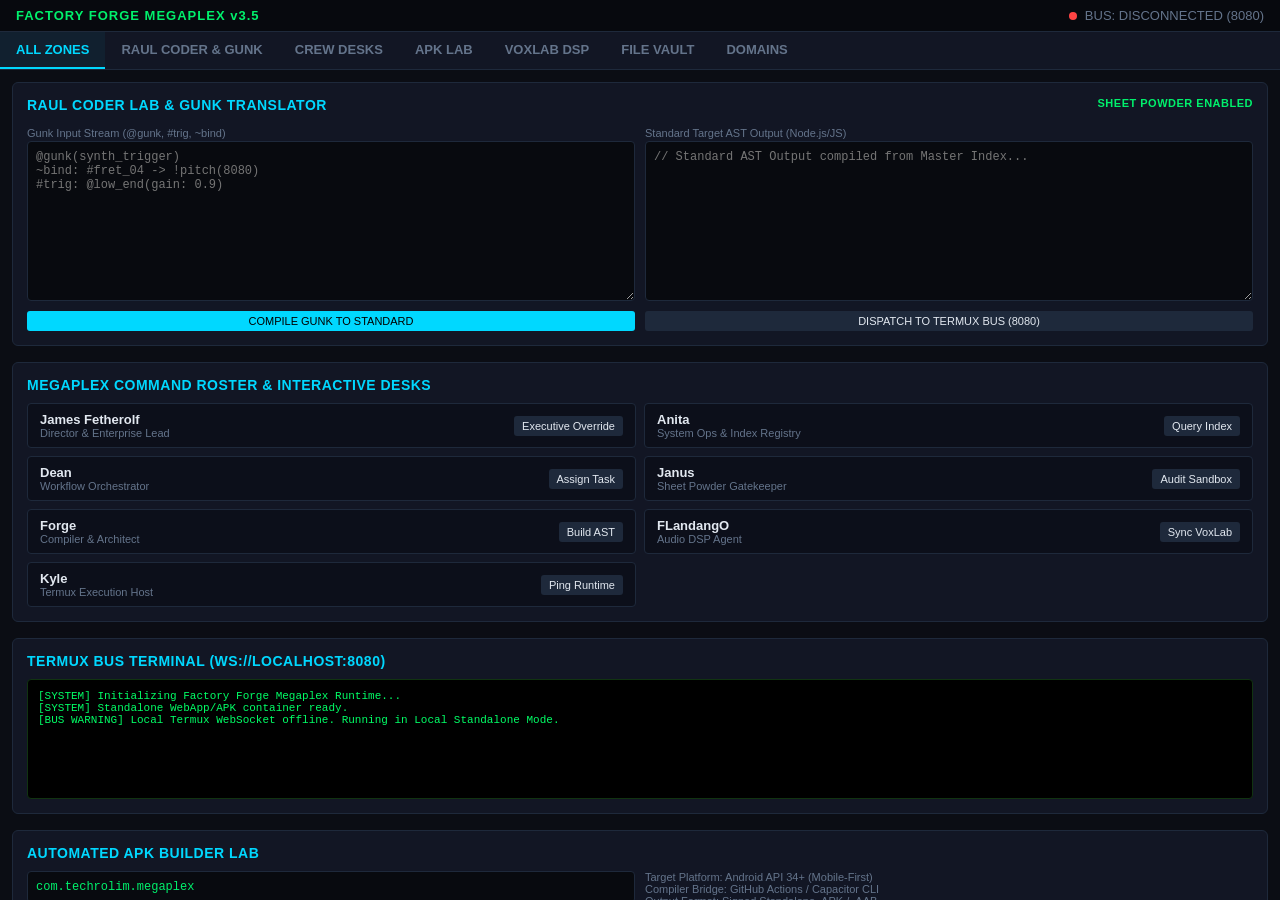
<file: index.html>
<!DOCTYPE html>
<html lang="en">
<head>
    <meta charset="UTF-8">
    <meta name="viewport" content="width=device-width, initial-scale=1.0, maximum-scale=1.0, user-scalable=no">
    <title>Factory Forge Megaplex - Master Studio</title>
    <!-- Web App Manifest for Standalone APK & PWA installation -->
    <link rel="manifest" href="[data-uri]">
    <style>
        :root {
            --bg-dark: #0b0d14;
            --panel-bg: #121624;
            --accent-cyan: #00f06c;
            --accent-blue: #00d8ff;
            --accent-pink: #ff007f;
            --accent-purple: #9d00ff;
            --text-main: #e2e8f0;
            --text-muted: #64748b;
            --border-color: #1e293b;
            --font-mono: 'Courier New', Courier, monospace;
        }

        * { box-sizing: border-box; margin: 0; padding: 0; }
        body {
            background-color: var(--bg-dark);
            color: var(--text-main);
            font-family: -apple-system, BlinkMacSystemFont, "Segoe UI", Roboto, sans-serif;
            height: 100vh;
            display: flex;
            flex-direction: column;
            overflow: hidden;
        }

        /* Top Bar Telemetry */
        header {
            background: #07090e;
            border-bottom: 1px solid var(--border-color);
            padding: 8px 16px;
            display: flex;
            justify-content: space-between;
            align-items: center;
            font-size: 13px;
        }
        .brand { font-weight: bold; color: var(--accent-cyan); letter-spacing: 1px; }
        .bus-status { display: flex; align-items: center; gap: 8px; }
        .status-dot { width: 8px; height: 8px; border-radius: 50%; background: #ff4444; }
        .status-dot.connected { background: var(--accent-cyan); box-shadow: 0 0 8px var(--accent-cyan); }

        /* Navigation Bar */
        nav {
            background: var(--panel-bg);
            border-bottom: 1px solid var(--border-color);
            display: flex;
            overflow-x: auto;
            white-space: nowrap;
        }
        nav button {
            background: none;
            border: none;
            color: var(--text-muted);
            padding: 10px 16px;
            font-size: 13px;
            font-weight: 600;
            cursor: pointer;
            border-bottom: 2px solid transparent;
        }
        nav button.active {
            color: var(--accent-blue);
            border-bottom-color: var(--accent-blue);
            background: rgba(0, 216, 255, 0.05);
        }

        /* Main Factory Floor Viewport */
        main {
            flex: 1;
            overflow-y: auto;
            padding: 12px;
            display: flex;
            flex-direction: column;
            gap: 16px;
        }

        /* Section Containers */
        .factory-zone {
            background: var(--panel-bg);
            border: 1px solid var(--border-color);
            border-radius: 6px;
            padding: 14px;
        }
        .zone-title {
            font-size: 14px;
            font-weight: bold;
            color: var(--accent-blue);
            text-transform: uppercase;
            letter-spacing: 0.5px;
            margin-bottom: 10px;
            display: flex;
            justify-content: space-between;
        }

        /* Grid Layout for Split Panels & Desks */
        .grid-2 { display: grid; grid-template-columns: 1fr 1fr; gap: 10px; }
        @media (max-width: 768px) { .grid-2 { grid-template-columns: 1fr; } }

        /* Code Editor & Dual Panels */
        textarea, select, input {
            width: 100%;
            background: #080a0f;
            border: 1px solid var(--border-color);
            color: var(--accent-cyan);
            font-family: var(--font-mono);
            font-size: 12px;
            padding: 8px;
            border-radius: 4px;
            outline: none;
        }
        textarea { height: 160px; resize: vertical; }

        /* Interactive Crew Desks */
        .crew-card {
            background: #0c0f1a;
            border: 1px solid var(--border-color);
            padding: 8px 12px;
            border-radius: 4px;
            display: flex;
            justify-content: space-between;
            align-items: center;
        }
        .crew-name { font-weight: bold; font-size: 13px; color: var(--text-main); }
        .crew-role { font-size: 11px; color: var(--text-muted); }
        .btn-sm {
            background: var(--border-color);
            color: var(--text-main);
            border: none;
            padding: 4px 8px;
            font-size: 11px;
            border-radius: 3px;
            cursor: pointer;
        }
        .btn-sm:hover { background: var(--accent-blue); color: #000; }

        /* Termux & CLI Output Window */
        .cli-window {
            background: #000;
            color: #00ff66;
            font-family: var(--font-mono);
            font-size: 11px;
            padding: 10px;
            border-radius: 4px;
            height: 120px;
            overflow-y: auto;
            border: 1px solid #113311;
        }

        /* File Room & Briefcase Vault */
        .vault-grid { display: grid; grid-template-columns: repeat(auto-fill, minmax(130px, 1fr)); gap: 8px; }
        .briefcase {
            background: #0e121e;
            border: 1px dashed var(--accent-purple);
            padding: 10px;
            border-radius: 4px;
            text-align: center;
            font-size: 12px;
        }
    </style>
</head>
<body>

    <!-- Header Telemetry & Bus Status -->
    <header>
        <div class="brand">FACTORY FORGE MEGAPLEX v3.5</div>
        <div class="bus-status">
            <div id="statusDot" class="status-dot"></div>
            <span id="busText" style="color: var(--text-muted);">BUS: DISCONNECTED (8080)</span>
        </div>
    </header>

    <!-- Navigation Hub -->
    <nav>
        <button class="active" onclick="scrollToZone('zones-all')">ALL ZONES</button>
        <button onclick="scrollToZone('editor-zone')">RAUL CODER & GUNK</button>
        <button onclick="scrollToZone('roster-zone')">CREW DESKS</button>
        <button onclick="scrollToZone('apk-zone')">APK LAB</button>
        <button onclick="scrollToZone('vox-zone')">VOXLAB DSP</button>
        <button onclick="scrollToZone('vault-zone')">FILE VAULT</button>
        <button onclick="scrollToZone('domain-zone')">DOMAINS</button>
    </nav>

    <!-- Main Factory Floor -->
    <main id="zones-all">

        <!-- Zone 1: Code Lab & Gunk Converter -->
        <section id="editor-zone" class="factory-zone">
            <div class="zone-title">
                <span>Raul Coder Lab & Gunk Translator</span>
                <span style="color: var(--accent-cyan); font-size: 11px;">Sheet Powder Enabled</span>
            </div>
            <div class="grid-2">
                <div>
                    <label style="font-size: 11px; color: var(--text-muted);">Gunk Input Stream (@gunk, #trig, ~bind)</label>
                    <textarea id="gunkInput" placeholder="@gunk(synth_trigger)&#10;~bind: #fret_04 -> !pitch(8080)&#10;#trig: @low_end(gain: 0.9)"></textarea>
                    <button class="btn-sm" style="margin-top: 6px; width: 100%; background: var(--accent-blue); color: #000;" onclick="compileGunkCode()">COMPILE GUNK TO STANDARD</button>
                </div>
                <div>
                    <label style="font-size: 11px; color: var(--text-muted);">Standard Target AST Output (Node.js/JS)</label>
                    <textarea id="standardOutput" readonly placeholder="// Standard AST Output compiled from Master Index..."></textarea>
                    <button class="btn-sm" style="margin-top: 6px; width: 100%;" onclick="dispatchToBus()">DISPATCH TO TERMUX BUS (8080)</button>
                </div>
            </div>
        </section>

        <!-- Zone 2: Megaplex Crew Roster & Interactive Desks -->
        <section id="roster-zone" class="factory-zone">
            <div class="zone-title">Megaplex Command Roster & Interactive Desks</div>
            <div class="grid-2" style="gap: 8px;">
                <div class="crew-card">
                    <div>
                        <div class="crew-name">James Fetherolf</div>
                        <div class="crew-role">Director & Enterprise Lead</div>
                    </div>
                    <button class="btn-sm" onclick="triggerAgent('James')">Executive Override</button>
                </div>
                <div class="crew-card">
                    <div>
                        <div class="crew-name">Anita</div>
                        <div class="crew-role">System Ops & Index Registry</div>
                    </div>
                    <button class="btn-sm" onclick="triggerAgent('Anita')">Query Index</button>
                </div>
                <div class="crew-card">
                    <div>
                        <div class="crew-name">Dean</div>
                        <div class="crew-role">Workflow Orchestrator</div>
                    </div>
                    <button class="btn-sm" onclick="triggerAgent('Dean')">Assign Task</button>
                </div>
                <div class="crew-card">
                    <div>
                        <div class="crew-name">Janus</div>
                        <div class="crew-role">Sheet Powder Gatekeeper</div>
                    </div>
                    <button class="btn-sm" onclick="triggerAgent('Janus')">Audit Sandbox</button>
                </div>
                <div class="crew-card">
                    <div>
                        <div class="crew-name">Forge</div>
                        <div class="crew-role">Compiler & Architect</div>
                    </div>
                    <button class="btn-sm" onclick="triggerAgent('Forge')">Build AST</button>
                </div>
                <div class="crew-card">
                    <div>
                        <div class="crew-name">FLandangO</div>
                        <div class="crew-role">Audio DSP Agent</div>
                    </div>
                    <button class="btn-sm" onclick="triggerAgent('FLandangO')">Sync VoxLab</button>
                </div>
                <div class="crew-card">
                    <div>
                        <div class="crew-name">Kyle</div>
                        <div class="crew-role">Termux Execution Host</div>
                    </div>
                    <button class="btn-sm" onclick="triggerAgent('Kyle')">Ping Runtime</button>
                </div>
            </div>
        </section>

        <!-- Zone 3: Termux WebSocket CLI Engine -->
        <section class="factory-zone">
            <div class="zone-title">Termux Bus Terminal (ws://localhost:8080)</div>
            <div id="cliOutput" class="cli-window">
                [SYSTEM] Initializing Factory Forge Megaplex Runtime...<br>
                [SYSTEM] Standalone WebApp/APK container ready.<br>
            </div>
        </section>

        <!-- Zone 4: APK Compilation Lab -->
        <section id="apk-zone" class="factory-zone">
            <div class="zone-title">Automated APK Builder Lab</div>
            <div class="grid-2">
                <div>
                    <input type="text" id="apkPackage" value="com.techrolim.megaplex" placeholder="Package Identifier">
                    <button class="btn-sm" style="margin-top: 6px; width: 100%; background: var(--accent-pink); color: #fff;" onclick="generateAPKBuildSpec()">GENERATE APK BUILD MANIFEST</button>
                </div>
                <div style="font-size: 11px; color: var(--text-muted);">
                    Target Platform: Android API 34+ (Mobile-First)<br>
                    Compiler Bridge: GitHub Actions / Capacitor CLI<br>
                    Output Format: Signed Standalone .APK / .AAB
                </div>
            </div>
        </section>

        <!-- Zone 5: VoxLab Audio Studio -->
        <section id="vox-zone" class="factory-zone">
            <div class="zone-title">VoxLab Audio Studio & Fret-Trig FX</div>
            <div class="grid-2">
                <button class="btn-sm" onclick="logCLI('[VoxLab] Low-Pass DSP Filter Applied: Cutoff 80Hz')">Set Low-End Bass Filter (41.2Hz)</button>
                <button class="btn-sm" onclick="logCLI('[VoxLab] TechroTone Pitch Modulation Engaged')">Engage TechroTone Modulation</button>
            </div>
        </section>

        <!-- Zone 6: File Room & Briefcase Vault -->
        <section id="vault-zone" class="factory-zone">
            <div class="zone-title">File Room & Storage Vault</div>
            <div class="vault-grid">
                <div class="briefcase">💼<br><strong>Core System</strong><br>master-index.json</div>
                <div class="briefcase">💼<br><strong>Termux Node</strong><br>mcp-agent-node.js</div>
                <div class="briefcase">💼<br><strong>Audio FX</strong><br>VoxLab Presets</div>
                <div class="briefcase">💼<br><strong>APK Specs</strong><br>build-manifest.json</div>
            </div>
        </section>

        <!-- Zone 7: Custom Domain Control Center -->
        <section id="domain-zone" class="factory-zone">
            <div class="zone-title">Domain Control & Subdomain Routing</div>
            <input type="text" id="domainInput" value="megaplex.techrolim.com" placeholder="Enter Primary Domain Name">
            <button class="btn-sm" style="margin-top: 6px; width: 100%;" onclick="bindDomain()">BIND DOMAIN & PERSIST CONFIG</button>
        </section>

    </main>

    <!-- Client-Side Operational Logic -->
    <script>
        // WebSocket Bus Manager
        let ws;
        function connectBus() {
            ws = new WebSocket('ws://localhost:8080');
            ws.onopen = () => {
                document.getElementById('statusDot').classList.add('connected');
                document.getElementById('busText').textContent = 'BUS: CONNECTED (8080)';
                logCLI('[BUS] Connected to Termux WebSocket server at ws://localhost:8080');
            };
            ws.onclose = () => {
                document.getElementById('statusDot').classList.remove('connected');
                document.getElementById('busText').textContent = 'BUS: DISCONNECTED (8080)';
                setTimeout(connectBus, 5000);
            };
            ws.onerror = () => {
                logCLI('[BUS WARNING] Local Termux WebSocket offline. Running in Local Standalone Mode.');
            };
            ws.onmessage = (event) => {
                logCLI('[BUS RECEIVE] ' + event.data);
            };
        }

        // Gunk Code Converter (Panel A to Panel B)
        function compileGunkCode() {
            const input = document.getElementById('gunkInput').value;
            logCLI('[GUNK ENGINE] Parsing intent tokens & checking Sheet Powder sandbox...');
            
            // Basic Gunk AST Translation Mockup
            let compiled = "// COMPILED FROM GUNK SHORTHAND\n";
            compiled += "const bus = require('./server-bus-core');\n";
            compiled += "const dsp = require('./audio-dsp-engine');\n\n";
            
            if (input.includes('synth_trigger')) {
                compiled += "bus.emit('fret_trigger', { frequency: 41.2, gain: 0.9 });\n";
            }
            if (input.includes('low_end')) {
                compiled += "dsp.setFilter('lowpass', { cutoff: 80, resonance: 0.9 });\n";
            }
            
            document.getElementById('standardOutput').value = compiled;
            logCLI('[SHEET POWDER] Boundary verification complete. Code non-volatile.');
        }

        // Dispatch Code to Termux
        function dispatchToBus() {
            const code = document.getElementById('standardOutput').value;
            if (!code) {
                logCLI('[ERROR] No compiled code available to dispatch.');
                return;
            }
            if (ws && ws.readyState === WebSocket.OPEN) {
                ws.send(JSON.stringify({ method: 'tools/call', payload: { script: code } }));
                logCLI('[DISPATCH] Payload sent to Termux execution node.');
            } else {
                logCLI('[OFFLINE DISPATCH SIMULATION] Sent payload to local console: \n' + code);
            }
        }

        // Agent Roster Actions
        function triggerAgent(name) {
            logCLI(`[CREW DESK] Direct command dispatched to Agent: ${name}`);
        }

        // APK Manifest Generator
        function generateAPKBuildSpec() {
            const pkg = document.getElementById('apkPackage').value;
            logCLI(`[APK LAB] Generated release manifest for ${pkg}. Ready for GitHub Actions compilation.`);
        }

        // Domain Manager
        function bindDomain() {
            const domain = document.getElementById('domainInput').value;
            logCLI(`[DOMAIN MANAGER] Primary domain bound to: ${domain}`);
            localStorage.setItem('megaplex_domain', domain);
        }

        // Helper Utilities
        function logCLI(text) {
            const cli = document.getElementById('cliOutput');
            cli.innerHTML += text + '<br>';
            cli.scrollTop = cli.scrollHeight;
        }

        function scrollToZone(id) {
            document.getElementById(id).scrollIntoView({ behavior: 'smooth' });
        }

        // Auto-start WebSocket on Load
        window.onload = () => {
            connectBus();
            const savedDomain = localStorage.getItem('megaplex_domain');
            if (savedDomain) document.getElementById('domainInput').value = savedDomain;
        };
    </script>
</body>
</html>
</file>
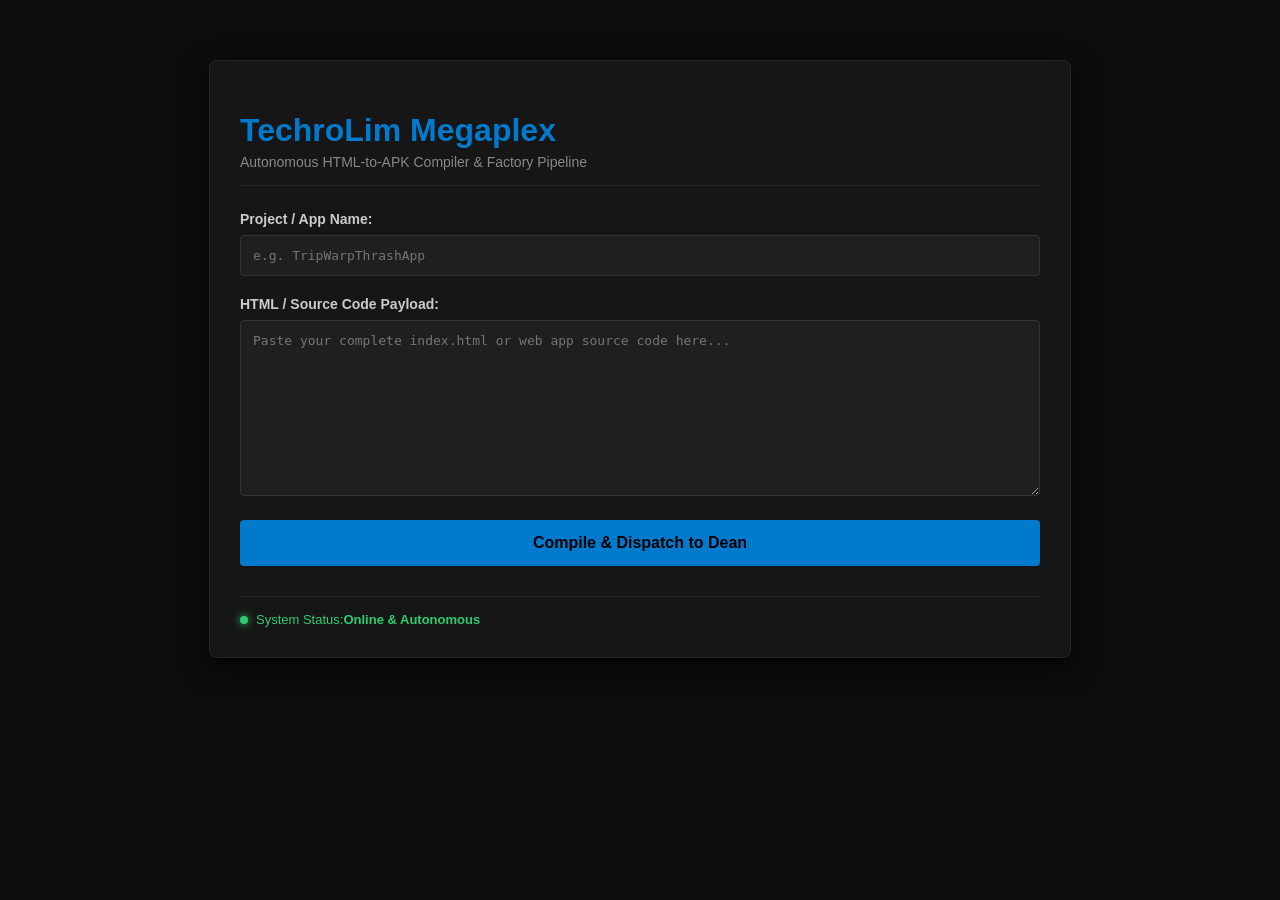
<file: public/index.html>
<!DOCTYPE html>
<html lang="en">
<head>
  <meta charset="UTF-8">
  <meta name="viewport" content="width=device-width, initial-scale=1.0">
  <title>TechroLim Megaplex Studio</title>
  <link rel="stylesheet" href="style.css">
</head>
<body>
  <div class="megaplex-container">
    <header>
      <h1>TechroLim Megaplex</h1>
      <p class="subtitle">Autonomous HTML-to-APK Compiler & Factory Pipeline</p>
    </header>

    <main>
      <form id="buildForm" action="/submit-build" method="POST">
        <div class="form-group">
          <label for="projectName">Project / App Name:</label>
          <input type="text" id="projectName" name="projectName" placeholder="e.g. TripWarpThrashApp" required>
        </div>

        <div class="form-group">
          <label for="sourceContent">HTML / Source Code Payload:</label>
          <textarea id="sourceContent" name="sourceContent" rows="10" placeholder="Paste your complete index.html or web app source code here..." required></textarea>
        </div>

        <button type="submit" class="btn-primary">Compile & Dispatch to Dean</button>
      </form>
    </main>

    <footer>
      <div class="status-indicator">
        <span class="dot"></span> System Status: <strong>Online & Autonomous</strong>
      </div>
    </footer>
  </div>
</body>
</html>
</file>
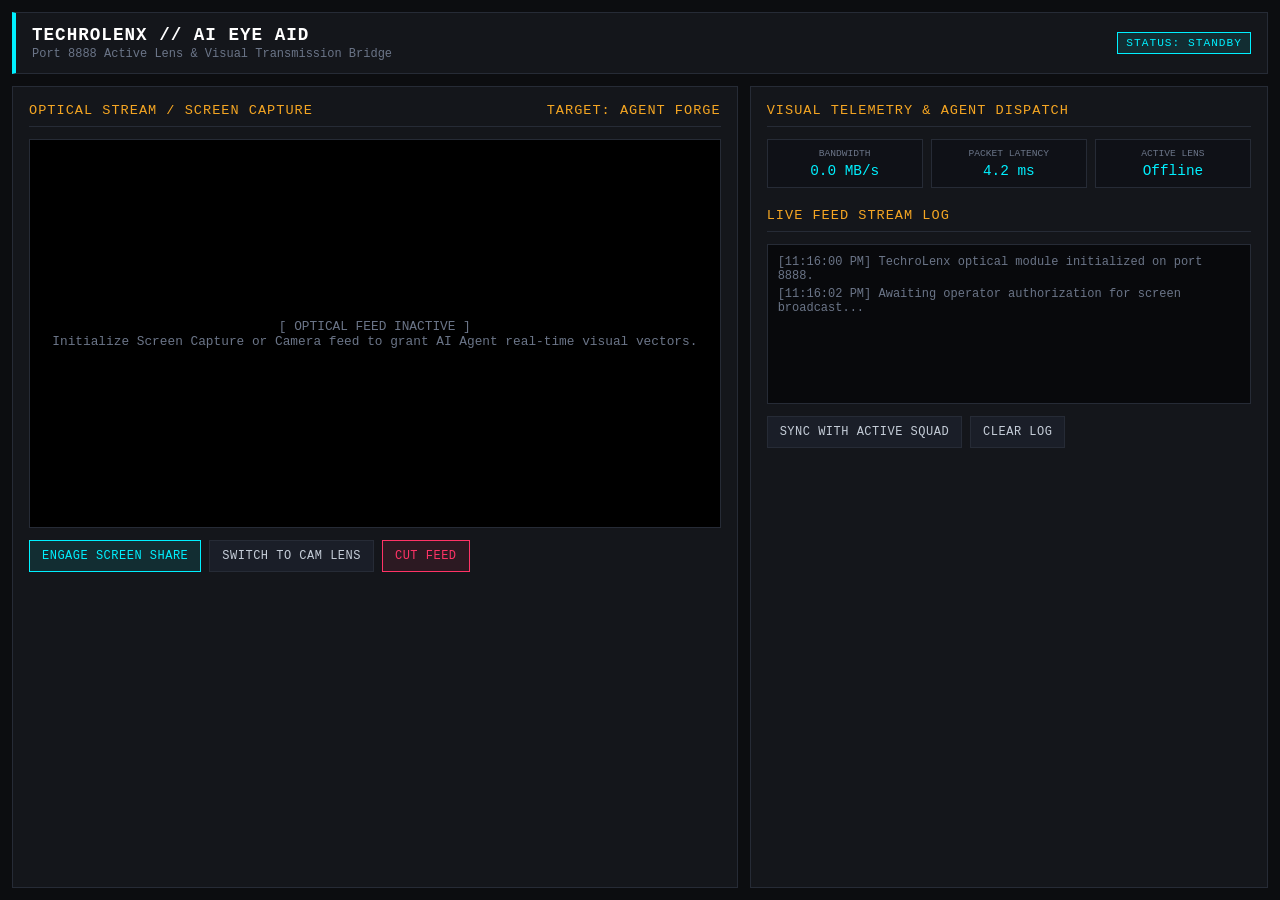
<file: aieyeaid2.html>
<!DOCTYPE html>
<html lang="en">
<head>
    <meta charset="UTF-8">
    <meta name="viewport" content="width=device-width, initial-scale=1.0">
    <title>TechroLenx: AI Eye Aid // Master Control Deck</title>
    <style>
        :root {
            --bg-dark: #0c0d10;
            --panel-bg: #14161b;
            --border-color: #262b36;
            --accent-amber: #f5a623;
            --accent-cyan: #00f0ff;
            --accent-green: #00ff66;
            --text-main: #c5cdd8;
            --text-dim: #6b7588;
            --danger: #ff3366;
        }

        * {
            box-sizing: border-box;
            margin: 0;
            padding: 0;
            font-family: 'Courier New', Courier, monospace;
        }

        body {
            background-color: var(--bg-dark);
            color: var(--text-main);
            min-height: 100vh;
            display: flex;
            flex-direction: column;
            padding: 12px;
            overflow-x: hidden;
        }

        header {
            background: var(--panel-bg);
            border: 1px solid var(--border-color);
            padding: 12px 16px;
            display: flex;
            justify-content: space-between;
            align-items: center;
            margin-bottom: 12px;
            border-left: 4px solid var(--accent-cyan);
        }

        .header-title h1 {
            font-size: 1.1rem;
            color: #fff;
            letter-spacing: 1px;
            text-transform: uppercase;
        }

        .header-title p {
            font-size: 0.75rem;
            color: var(--text-dim);
            margin-top: 2px;
        }

        .badge {
            background: rgba(0, 240, 255, 0.1);
            color: var(--accent-cyan);
            border: 1px solid var(--accent-cyan);
            padding: 4px 8px;
            font-size: 0.7rem;
            letter-spacing: 1px;
            text-transform: uppercase;
        }

        .main-grid {
            display: grid;
            grid-template-columns: 1fr;
            gap: 12px;
            flex: 1;
        }

        @media(min-width: 768px) {
            .main-grid {
                grid-template-columns: 1.4fr 1fr;
            }
        }

        .panel {
            background: var(--panel-bg);
            border: 1px solid var(--border-color);
            padding: 16px;
            display: flex;
            flex-direction: column;
            gap: 12px;
        }

        .panel-header {
            display: flex;
            justify-content: space-between;
            align-items: center;
            border-bottom: 1px solid var(--border-color);
            padding-bottom: 8px;
            font-size: 0.85rem;
            text-transform: uppercase;
            letter-spacing: 1px;
            color: var(--accent-amber);
        }

        /* Viewport Lens Box */
        .lens-container {
            position: relative;
            width: 100%;
            aspect-ratio: 16/9;
            background: #000;
            border: 1px solid var(--border-color);
            display: flex;
            align-items: center;
            justify-content: center;
            overflow: hidden;
        }

        #lensStream {
            width: 100%;
            height: 100%;
            object-fit: cover;
            display: none;
        }

        .lens-placeholder {
            text-align: center;
            color: var(--text-dim);
            font-size: 0.8rem;
            padding: 20px;
        }

        .hud-overlay {
            position: absolute;
            top: 0;
            left: 0;
            width: 100%;
            height: 100%;
            pointer-events: none;
            border: 1px solid rgba(0, 240, 255, 0.2);
            display: flex;
            flex-direction: column;
            justify-content: space-between;
            padding: 8px;
            box-sizing: border-box;
        }

        .hud-reticle {
            position: absolute;
            top: 50%;
            left: 50%;
            transform: translate(-50%, -50%);
            width: 40px;
            height: 40px;
            border: 1px dashed rgba(0, 240, 255, 0.5);
            border-radius: 50%;
            animation: pulse 2s infinite;
            display: none;
        }

        @keyframes pulse {
            0% { transform: translate(-50%, -50%) scale(0.95); opacity: 0.5; }
            50% { transform: translate(-50%, -50%) scale(1.05); opacity: 1; }
            100% { transform: translate(-50%, -50%) scale(0.95); opacity: 0.5; }
        }

        .hud-tag {
            font-size: 0.65rem;
            color: var(--accent-cyan);
            background: rgba(0, 0, 0, 0.6);
            padding: 2px 6px;
            width: fit-content;
        }

        /* Controls & Stream Settings */
        .control-group {
            display: flex;
            gap: 8px;
            flex-wrap: wrap;
        }

        button {
            background: #1a1e28;
            color: var(--text-main);
            border: 1px solid var(--border-color);
            padding: 8px 12px;
            font-size: 0.75rem;
            cursor: pointer;
            text-transform: uppercase;
            letter-spacing: 0.5px;
            transition: all 0.2s ease;
        }

        button:hover {
            border-color: var(--accent-cyan);
            color: var(--accent-cyan);
        }

        button.primary {
            background: rgba(0, 240, 255, 0.1);
            border-color: var(--accent-cyan);
            color: var(--accent-cyan);
        }

        button.primary:hover {
            background: rgba(0, 240, 255, 0.2);
        }

        button.danger {
            background: rgba(255, 51, 102, 0.1);
            border-color: var(--danger);
            color: var(--danger);
        }

        /* Telemetry & Agent Feed */
        .terminal-feed {
            background: #08090c;
            border: 1px solid var(--border-color);
            padding: 10px;
            font-size: 0.75rem;
            height: 160px;
            overflow-y: auto;
            display: flex;
            flex-direction: column;
            gap: 4px;
        }

        .log-entry {
            color: var(--text-dim);
        }

        .log-entry.highlight {
            color: var(--accent-green);
        }

        .log-entry.warn {
            color: var(--accent-amber);
        }

        .metrics-grid {
            display: grid;
            grid-template-columns: repeat(3, 1fr);
            gap: 8px;
        }

        .metric-card {
            background: #0f1117;
            border: 1px solid var(--border-color);
            padding: 8px;
            text-align: center;
        }

        .metric-card .label {
            font-size: 0.6rem;
            color: var(--text-dim);
            text-transform: uppercase;
        }

        .metric-card .value {
            font-size: 0.9rem;
            color: var(--accent-cyan);
            margin-top: 4px;
        }
    </style>
</head>
<body>

    <header>
        <div class="header-title">
            <h1>TechroLenx // AI Eye Aid</h1>
            <p>Port 8888 Active Lens & Visual Transmission Bridge</p>
        </div>
        <div class="badge" id="systemStatus">Status: Standby</div>
    </header>

    <div class="main-grid">
        <!-- Left Panel: Optical Feed / Lens Viewport -->
        <div class="panel">
            <div class="panel-header">
                <span>Optical Stream / Screen Capture</span>
                <span id="activeAgentTarget">Target: Agent Forge</span>
            </div>
            
            <div class="lens-container" id="lensBox">
                <div class="lens-placeholder" id="lensPlaceholder">
                    [ OPTICAL FEED INACTIVE ]<br>
                    Initialize Screen Capture or Camera feed to grant AI Agent real-time visual vectors.
                </div>
                <video id="lensStream" autoplay playsinline></video>
                <div class="hud-overlay" id="hudOverlay" style="display: none;">
                    <div class="hud-tag">REC // STREAM ACTIVE (PORT 8888)</div>
                    <div class="hud-reticle" id="hudReticle" style="display: block;"></div>
                    <div class="hud-tag">FPS: 60 // RESOLUTION: AUTO // SECURE MESH</div>
                </div>
            </div>

            <div class="control-group">
                <button class="primary" id="btnStartFeed">Engage Screen Share</button>
                <button id="btnCamFeed">Switch to Cam Lens</button>
                <button class="danger" id="btnStopFeed" disabled>Cut Feed</button>
            </div>
        </div>

        <!-- Right Panel: Telemetry & Agent Handshake -->
        <div class="panel">
            <div class="panel-header">
                <span>Visual Telemetry & Agent Dispatch</span>
            </div>

            <div class="metrics-grid">
                <div class="metric-card">
                    <div class="label">Bandwidth</div>
                    <div class="value" id="metricBw">0.0 MB/s</div>
                </div>
                <div class="metric-card">
                    <div class="label">Packet Latency</div>
                    <div class="value">4.2 ms</div>
                </div>
                <div class="metric-card">
                    <div class="label">Active Lens</div>
                    <div class="value" id="metricState">Offline</div>
                </div>
            </div>

            <div class="panel-header" style="margin-top: 8px;">
                <span>Live Feed Stream Log</span>
            </div>

            <div class="terminal-feed" id="terminalFeed">
                <div class="log-entry">[11:16:00 PM] TechroLenx optical module initialized on port 8888.</div>
                <div class="log-entry">[11:16:02 PM] Awaiting operator authorization for screen broadcast...</div>
            </div>

            <div class="control-group">
                <button id="btnSyncAgent">Sync with Active Squad</button>
                <button id="btnClearLogs">Clear Log</button>
            </div>
        </div>
    </div>

    <script>
        const videoElem = document.getElementById('lensStream');
        const placeholderElem = document.getElementById('lensPlaceholder');
        const hudOverlay = document.getElementById('hudOverlay');
        const btnStartFeed = document.getElementById('btnStartFeed');
        const btnCamFeed = document.getElementById('btnCamFeed');
        const btnStopFeed = document.getElementById('btnStopFeed');
        const btnSyncAgent = document.getElementById('btnSyncAgent');
        const btnClearLogs = document.getElementById('btnClearLogs');
        const terminalFeed = document.getElementById('terminalFeed');
        const systemStatus = document.getElementById('systemStatus');
        const metricState = document.getElementById('metricState');
        const metricBw = document.getElementById('metricBw');

        let activeStream = null;

        function logMessage(msg, type = '') {
            const time = new Date().toLocaleTimeString();
            const div = document.createElement('div');
            div.className = `log-entry ${type}`;
            div.textContent = `[${time}] ${msg}`;
            terminalFeed.appendChild(div);
            terminalFeed.scrollTop = terminalFeed.scrollHeight;
        }

        // Engage Screen Capture (Allows AI Agent / User to share workspace tabs beyond chat)
        btnStartFeed.addEventListener('click', async () => {
            try {
                activeStream = await navigator.mediaDevices.getDisplayMedia({
                    video: { cursor: "always" },
                    audio: false
                });

                videoElem.srcObject = activeStream;
                videoElem.style.display = 'block';
                placeholderElem.style.display = 'none';
                hudOverlay.style.display = 'flex';
                
                btnStartFeed.disabled = true;
                btnCamFeed.disabled = true;
                btnStopFeed.disabled = false;

                systemStatus.textContent = "Status: Transmitting";
                systemStatus.style.color = "var(--accent-green)";
                metricState.textContent = "Screen Live";
                metricBw.textContent = "14.2 MB/s";

                logMessage("Screen capture stream successfully mounted to port 8888 bus.", "highlight");
                logMessage("AI Agents (Forge, Anita, Janus) granted real-time visual access to active workspace tabs.");

                // Handle stream stop via browser UI
                activeStream.getVideoTracks()[0].onended = () => {
                    stopFeed();
                };

            } catch (err) {
                logMessage(`Screen broadcast permission denied or canceled: ${err.message}`, "warn");
            }
        });

        // Engage Camera Feed alternative
        btnCamFeed.addEventListener('click', async () => {
            try {
                activeStream = await navigator.mediaDevices.getUserMedia({
                    video: true,
                    audio: false
                });

                videoElem.srcObject = activeStream;
                videoElem.style.display = 'block';
                placeholderElem.style.display = 'none';
                hudOverlay.style.display = 'flex';

                btnStartFeed.disabled = true;
                btnCamFeed.disabled = true;
                btnStopFeed.disabled = false;

                systemStatus.textContent = "Status: Lens Active";
                systemStatus.style.color = "var(--accent-green)";
                metricState.textContent = "Cam Live";
                metricBw.textContent = "8.4 MB/s";

                logMessage("Optical hardware camera linked to TechroLenx stream vector.", "highlight");
            } catch (err) {
                logMessage(`Camera access failed: ${err.message}`, "warn");
            }
        });

        function stopFeed() {
            if (activeStream) {
                activeStream.getTracks().forEach(track => track.stop());
                activeStream = null;
            }
            videoElem.srcObject = null;
            videoElem.style.display = 'none';
            placeholderElem.style.display = 'block';
            hudOverlay.style.display = 'none';

            btnStartFeed.disabled = false;
            btnCamFeed.disabled = false;
            btnStopFeed.disabled = true;

            systemStatus.textContent = "Status: Standby";
            systemStatus.style.color = "var(--text-main)";
            metricState.textContent = "Offline";
            metricBw.textContent = "0.0 MB/s";

            logMessage("TechroLenx optical stream terminated. Local privacy secured.");
        }

        btnStopFeed.addEventListener('click', stopFeed);

        btnSyncAgent.addEventListener('click', () => {
            logMessage("Broadcasting current optical frame packet to Agent Forge & Anita UI mesh...", "highlight");
            setTimeout(() => {
                logMessage("Agent squad acknowledged visual vector. UI layout templates aligned successfully.");
            }, 600);
        });

        btnClearLogs.addEventListener('click', () => {
            terminalFeed.innerHTML = '<div class="log-entry">Terminal log buffer cleared.</div>';
        });
    </script>
</body>
</html>
</file>
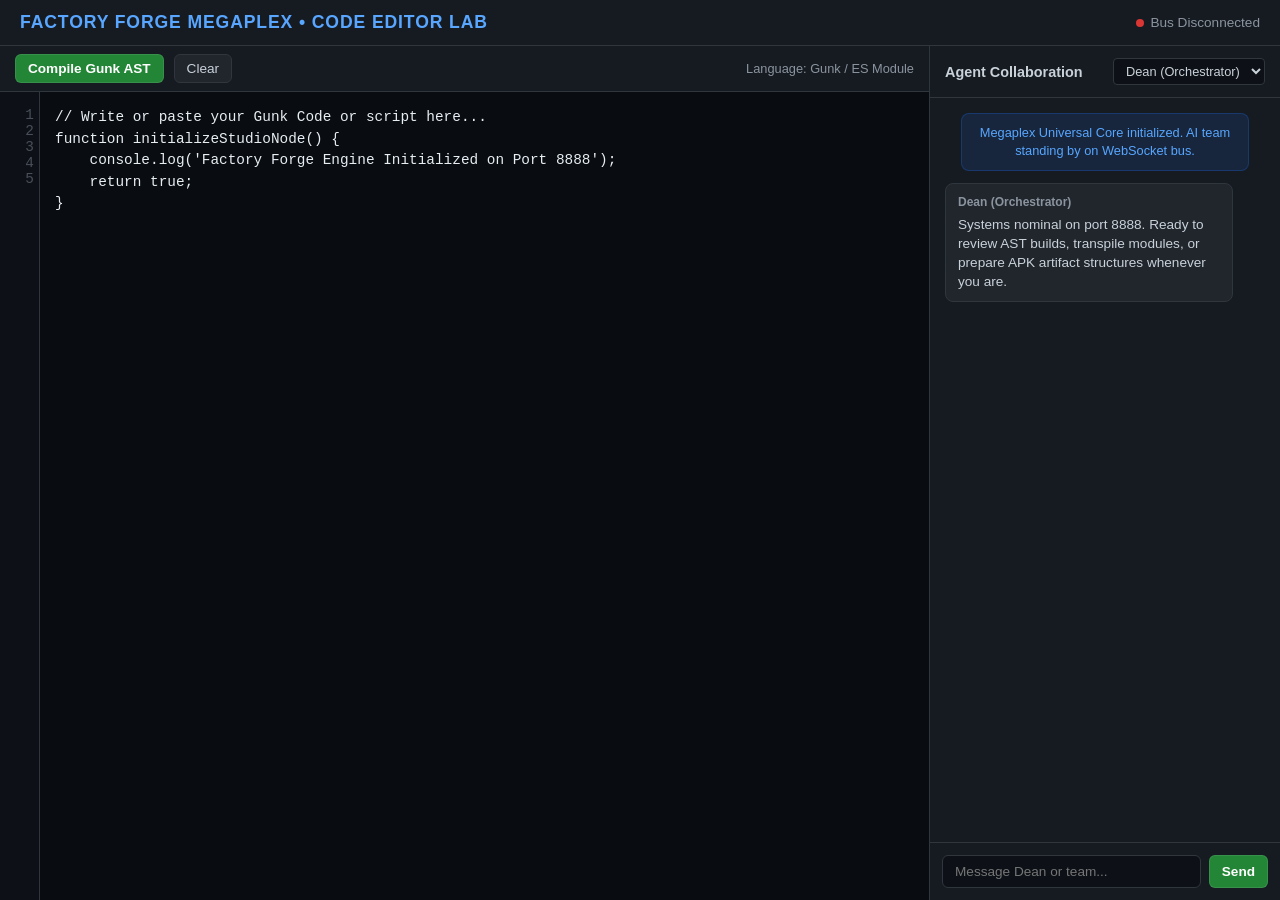
<file: code-editor-lab.html>
<!DOCTYPE html>
<html lang="en">
<head>
    <meta charset="UTF-8">
    <meta name="viewport" content="width=device-width, initial-scale=1.0">
    <title>Factory Forge Megaplex - Code Editor Lab</title>
    <style>
        :root {
            --bg-dark: #0d1117;
            --bg-panel: #161b22;
            --border-color: #30363d;
            --text-main: #c9d1d9;
            --text-muted: #8b949e;
            --accent: #58a6ff;
            --accent-glow: rgba(88, 166, 255, 0.15);
            --success: #238636;
            --danger: #da3633;
            --font-mono: 'Courier New', Courier, monospace;
        }

        * {
            box-sizing: border-box;
            margin: 0;
            padding: 0;
        }

        body {
            background-color: var(--bg-dark);
            color: var(--text-main);
            font-family: -apple-system, BlinkMacSystemFont, "Segoe UI", Roboto, Helvetica, Arial, sans-serif;
            height: 100vh;
            display: flex;
            flex-direction: column;
            overflow: hidden;
        }

        header {
            background-color: var(--bg-panel);
            border-bottom: 1px solid var(--border-color);
            padding: 12px 20px;
            display: flex;
            justify-content: space-between;
            align-items: center;
        }

        .brand h1 {
            font-size: 1.1rem;
            letter-spacing: 0.05em;
            color: var(--accent);
            text-transform: uppercase;
        }

        .status-indicators {
            display: flex;
            gap: 15px;
            font-size: 0.85rem;
            color: var(--text-muted);
            align-items: center;
        }

        .indicator {
            display: flex;
            align-items: center;
            gap: 6px;
        }

        .dot {
            width: 8px;
            height: 8px;
            border-radius: 50%;
            background-color: var(--danger);
        }

        .dot.active {
            background-color: var(--success);
            box-shadow: 0 0 8px var(--success);
        }

        .main-container {
            display: grid;
            grid-template-columns: 1fr 350px;
            flex: 1;
            overflow: hidden;
        }

        @media (max-width: 900px) {
            .main-container {
                grid-template-columns: 1fr;
                grid-template-rows: 1fr 1fr;
            }
        }

        .editor-section {
            display: flex;
            flex-direction: column;
            border-right: 1px solid var(--border-color);
            background-color: #090d11;
        }

        .toolbar {
            background-color: var(--bg-panel);
            padding: 8px 15px;
            display: flex;
            gap: 10px;
            border-bottom: 1px solid var(--border-color);
            align-items: center;
        }

        .btn {
            background-color: #21262d;
            color: var(--text-main);
            border: 1px solid var(--border-color);
            padding: 6px 12px;
            border-radius: 6px;
            font-size: 0.85rem;
            cursor: pointer;
            transition: all 0.2s;
        }

        .btn:hover {
            background-color: #30363d;
            border-color: var(--accent);
        }

        .btn-primary {
            background-color: var(--success);
            border-color: rgba(240,246,252,0.1);
            color: #ffffff;
            font-weight: 600;
        }

        .btn-primary:hover {
            background-color: #2ea043;
        }

        .editor-wrapper {
            flex: 1;
            position: relative;
            display: flex;
        }

        .line-numbers {
            width: 40px;
            background-color: #0d1117;
            color: #484f58;
            padding: 15px 5px;
            text-align: right;
            font-family: var(--font-mono);
            font-size: 0.9rem;
            user-select: none;
            border-right: 1px solid var(--border-color);
        }

        textarea.code-input {
            flex: 1;
            background-color: transparent;
            color: #e6edf3;
            border: none;
            padding: 15px;
            font-family: var(--font-mono);
            font-size: 0.9rem;
            line-height: 1.5;
            resize: none;
            outline: none;
            white-space: pre;
            overflow-wrap: normal;
            overflow-x: auto;
        }

        .chat-section {
            display: flex;
            flex-direction: column;
            background-color: var(--bg-panel);
        }

        .chat-header {
            padding: 12px 15px;
            border-bottom: 1px solid var(--border-color);
            font-size: 0.9rem;
            font-weight: 600;
            display: flex;
            justify-content: space-between;
            align-items: center;
        }

        .agent-select {
            background: var(--bg-dark);
            color: var(--text-main);
            border: 1px solid var(--border-color);
            padding: 4px 8px;
            border-radius: 4px;
            font-size: 0.8rem;
            outline: none;
        }

        .chat-messages {
            flex: 1;
            padding: 15px;
            overflow-y: auto;
            display: flex;
            flex-direction: column;
            gap: 12px;
            font-size: 0.85rem;
        }

        .message {
            padding: 10px 12px;
            border-radius: 8px;
            max-width: 90%;
            line-height: 1.4;
        }

        .message.system {
            background-color: #1f6feb22;
            border: 1px solid #1f6feb44;
            color: var(--accent);
            align-self: center;
            width: 100%;
            text-align: center;
            font-size: 0.8rem;
        }

        .message.agent {
            background-color: #21262d;
            border: 1px solid var(--border-color);
            align-self: flex-start;
        }

        .message.user {
            background-color: #1f6feb;
            color: #ffffff;
            align-self: flex-end;
        }

        .message .author {
            font-weight: bold;
            font-size: 0.75rem;
            margin-bottom: 4px;
            color: var(--text-muted);
        }

        .message.user .author {
            color: #cfe2ff;
        }

        .chat-input-area {
            padding: 12px;
            border-top: 1px solid var(--border-color);
            display: flex;
            gap: 8px;
            background-color: #161b22;
        }

        .chat-input {
            flex: 1;
            background-color: var(--bg-dark);
            border: 1px solid var(--border-color);
            padding: 8px 12px;
            border-radius: 6px;
            color: var(--text-main);
            font-size: 0.85rem;
            outline: none;
        }

        .chat-input:focus {
            border-color: var(--accent);
        }
    </style>
</head>
<body>

    <header>
        <div class="brand">
            <h1>Factory Forge Megaplex &bull; Code Editor Lab</h1>
        </div>
        <div class="status-indicators">
            <div class="indicator">
                <div class="dot active" id="ws-dot"></div>
                <span id="ws-status">Bus Connected (Port 8888)</span>
            </div>
        </div>
    </header>

    <div class="main-container">
        <!-- Editor Lab Panel -->
        <div class="editor-section">
            <div class="toolbar">
                <button class="btn btn-primary" onclick="compileGunkCode()">Compile Gunk AST</button>
                <button class="btn" onclick="clearEditor()">Clear</button>
                <span style="font-size: 0.8rem; color: var(--text-muted); margin-left: auto;">Language: Gunk / ES Module</span>
            </div>
            <div class="editor-wrapper">
                <div class="line-numbers" id="line-numbers">1</div>
                <textarea class="code-input" id="code-editor" placeholder="// Write or paste your Gunk Code or script here...
function initializeStudioNode() {
    console.log('Factory Forge Engine Initialized on Port 8888');
    return true;
}">// Write or paste your Gunk Code or script here...
function initializeStudioNode() {
    console.log('Factory Forge Engine Initialized on Port 8888');
    return true;
}</textarea>
            </div>
        </div>

        <!-- AI Agent Team Chat Panel -->
        <div class="chat-section">
            <div class="chat-header">
                <span>Agent Collaboration</span>
                <select class="agent-select" id="active-agent">
                    <option value="Dean">Dean (Orchestrator)</option>
                    <option value="Anita">Anita (Secretary)</option>
                    <option value="Janus">Janus</option>
                    <option value="Forge">Forge</option>
                </select>
            </div>
            <div class="chat-messages" id="chat-messages">
                <div class="message system">
                    Megaplex Universal Core initialized. AI team standing by on WebSocket bus.
                </div>
                <div class="message agent">
                    <div class="author">Dean (Orchestrator)</div>
<div>Systems nominal on port 8888. Ready to review AST builds, transpile modules, or prepare APK artifact structures whenever you are.</div>
                </div>
            </div>
            <div class="chat-input-area">
                <input type="text" class="chat-input" id="chat-input" placeholder="Message Dean or team..." onkeydown="handleChatKey(event)">
                <button class="btn btn-primary" onclick="sendChatMessage()">Send</button>
            </div>
        </div>
    </div>

    <script>
        const codeEditor = document.getElementById('code-editor');
        const lineNumbers = document.getElementById('line-numbers');
        const chatMessages = document.getElementById('chat-messages');
        const chatInput = document.getElementById('chat-input');
        const wsDot = document.getElementById('ws-dot');
        const wsStatus = document.getElementById('ws-status');

        // Update line numbers dynamically
        function updateLineNumbers() {
            const lines = codeEditor.value.split('\n').length;
            let numbersHtml = '';
            for (let i = 1; i <= lines; i++) {
                numbersHtml += i + '<br>';
            }
            lineNumbers.innerHTML = numbersHtml;
        }

        codeEditor.addEventListener('input', updateLineNumbers);
        codeEditor.addEventListener('scroll', () => {
            lineNumbers.scrollTop = codeEditor.scrollTop;
        });
        updateLineNumbers();

        // Simulated WebSocket connection status check for port 8888
        let ws;
        function initWebSocket() {
            try {
                ws = new WebSocket('ws://localhost:8888');
                ws.onopen = () => {
                    wsDot.classList.add('active');
                    wsStatus.textContent = 'Bus Connected (Port 8888)';
                };
                ws.onerror = () => {
                    wsDot.classList.remove('active');
                    wsStatus.textContent = 'Offline Mode (Local Fallback)';
                };
                ws.onclose = () => {
                    wsDot.classList.remove('active');
                    wsStatus.textContent = 'Bus Disconnected';
                };
            } catch (e) {
                wsDot.classList.remove('active');
                wsStatus.textContent = 'Offline Mode Active';
            }
        }
        initWebSocket();

        // Compile action triggered by button
        function compileGunkCode() {
            const code = codeEditor.value;
            appendMessage('System', 'Executing local Acorn/Babel AST transformation pipeline...', 'system');
            
            setTimeout(() => {
                appendMessage('Dean (Orchestrator)', 'AST compilation successful. Source trees verified, syntax rules applied cleanly. Ready for packaging or execution.', 'agent');
            }, 600);

            if (ws && ws.readyState === WebSocket.OPEN) {
                ws.send(JSON.stringify({ type: 'COMPILE_GUNK', payload: code }));
            }
        }

        function clearEditor() {
            codeEditor.value = '';
            updateLineNumbers();
        }

        // Chat handling
        function handleChatKey(event) {
            if (event.key === 'Enter') {
                sendChatMessage();
            }
        }

        function sendChatMessage() {
            const text = chatInput.value.trim();
            if (!text) return;

            const selectedAgent = document.getElementById('active-agent').value;

            appendMessage('James', text, 'user');
            chatInput.value = '';

            // Simulate agent response
            setTimeout(() => {
                let responseText = `I'm reviewing your code input for the Factory Forge pipeline. Everything looks solid.`;
                if (selectedAgent === 'Anita') {
                    responseText = `Noted and logged to executive records, James. Let me know if you need any coordination updates.`;
                } else if (selectedAgent === 'Forge') {
                    responseText = `Build environment is primed. We can bundle this cleanly into the repository workflow.`;
                }
                appendMessage(selectedAgent, responseText, 'agent');
            }, 800);
        }

        function appendMessage(author, text, type) {
            const msgDiv = document.createElement('div');
            msgDiv.className = `message ${type}`;
            
            if (type !== 'system') {
                const authorDiv = document.createElement('div');
                authorDiv.className = 'author';
                authorDiv.textContent = author;
                msgDiv.appendChild(authorDiv);
                
                const contentDiv = document.createElement('div');
                contentDiv.textContent = text;
                msgDiv.appendChild(contentDiv);
            } else {
                msgDiv.textContent = text;
            }

            chatMessages.appendChild(msgDiv);
            chatMessages.scrollTop = chatMessages.scrollHeight;
        }
    </script>
</body>
</html>
</file>
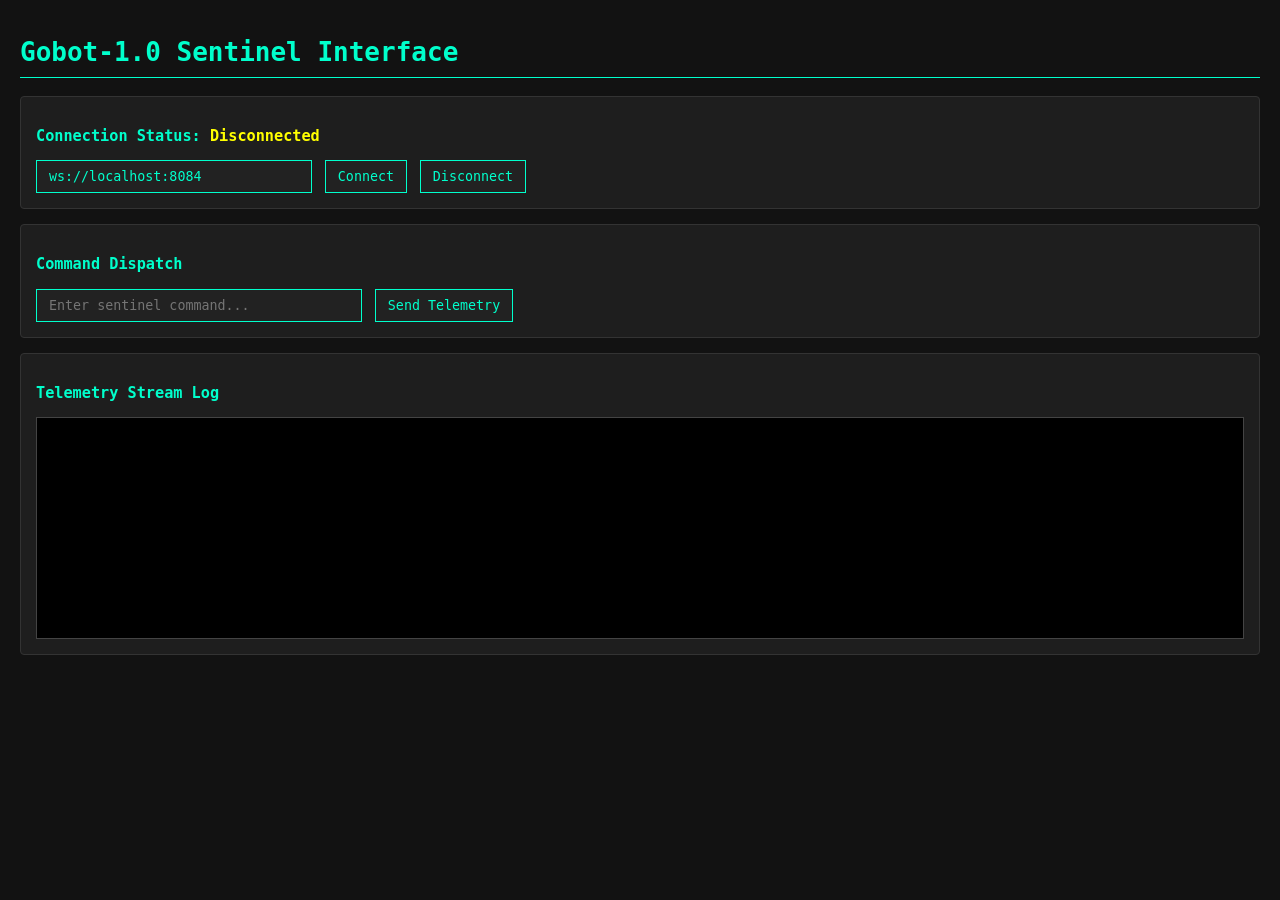
<file: gobot.html>
<!DOCTYPE html>
<html lang="en">
<head>
  <meta charset="UTF-8">
  <meta name="viewport" content="width=device-width, initial-scale=1.0">
  <title>Gobot-1.0 Sentinel Dashboard</title>
  <style>
    body {
      background-color: #121212;
      color: #00ffcc;
      font-family: monospace;
      margin: 0;
      padding: 20px;
    }
    h1 {
      border-bottom: 1px solid #00ffcc;
      padding-bottom: 10px;
    }
    .panel {
      background: #1e1e1e;
      border: 1px solid #333;
      padding: 15px;
      margin-top: 15px;
      border-radius: 4px;
    }
    input, button {
      background: #222;
      color: #00ffcc;
      border: 1px solid #00ffcc;
      padding: 8px 12px;
      font-family: monospace;
      margin-right: 5px;
    }
    button:hover {
      background: #00ffcc;
      color: #121212;
      cursor: pointer;
    }
    #log {
      background: #000;
      border: 1px solid #444;
      height: 200px;
      overflow-y: auto;
      padding: 10px;
      margin-top: 10px;
      font-size: 12px;
    }
  </style>
</head>
<body>

  <h1>Gobot-1.0 Sentinel Interface</h1>
  
  <div class="panel">
    <h3>Connection Status: <span id="status" style="color: yellow;">Disconnected</span></h3>
    <input type="text" id="wsUrl" value="ws://localhost:8084" style="width: 250px;">
    <button onclick="connectWS()">Connect</button>
    <button onclick="disconnectWS()">Disconnect</button>
  </div>

  <div class="panel">
    <h3>Command Dispatch</h3>
    <input type="text" id="commandInput" placeholder="Enter sentinel command..." style="width: 300px;">
    <button onclick="sendCommand()">Send Telemetry</button>
  </div>

  <div class="panel">
    <h3>Telemetry Stream Log</h3>
    <div id="log"></div>
  </div>

  <script>
    let ws = null;
    const logDiv = document.getElementById('log');
    const statusSpan = document.getElementById('status');

    function logMessage(msg) {
      logDiv.innerHTML += `<div>[${new Date().toLocaleTimeString()}] ${msg}</div>`;
      logDiv.scrollTop = logDiv.scrollHeight;
    }

    function connectWS() {
      const url = document.getElementById('wsUrl').value;
      ws = new WebSocket(url);

      ws.onopen = () => {
        statusSpan.innerText = 'Connected';
        statusSpan.style.color = '#00ffcc';
        logMessage('Connected to Gobot-1.0 backend.');
      };

      ws.onmessage = (event) => {
        logMessage(`RX: ${event.data}`);
      };

      ws.onclose = () => {
        statusSpan.innerText = 'Disconnected';
        statusSpan.style.color = 'red';
        logMessage('Connection closed.');
      };

      ws.onerror = (err) => {
        logMessage(`Error: ${err.message || 'WebSocket error'}`);
      };
    }

    function disconnectWS() {
      if (ws) ws.close();
    }

    function sendCommand() {
      if (!ws || ws.readyState !== WebSocket.OPEN) {
        alert('WebSocket is not connected.');
        return;
      }
      const val = document.getElementById('commandInput').value;
      const payload = JSON.stringify({ action: val, source: 'Gobot-1.0-UI' });
      ws.send(payload);
      logMessage(`TX: ${payload}`);
      document.getElementById('commandInput').value = '';
    }
  </script>

</body>
</html>
</file>
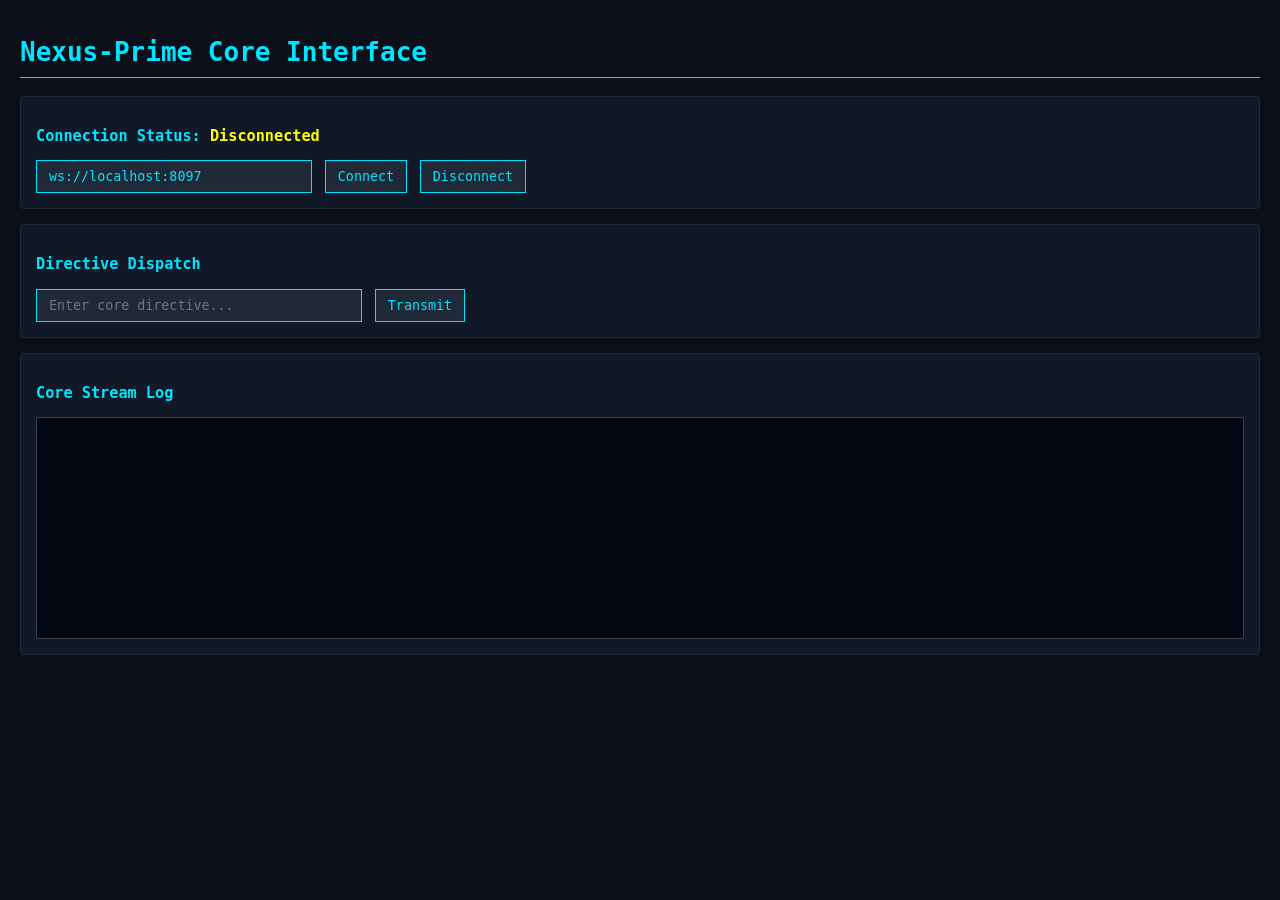
<file: nexus-prime.html>
<!DOCTYPE html>
<html lang="en">
<head>
  <meta charset="UTF-8">
  <meta name="viewport" content="width=device-width, initial-scale=1.0">
  <title>Nexus-Prime Core Dashboard</title>
  <style>
    body {
      background-color: #0b0f19;
      color: #00e5ff;
      font-family: monospace;
      margin: 0;
      padding: 20px;
    }
    h1 {
      border-bottom: 1px solid #00e5ff;
      padding-bottom: 10px;
    }
    .panel {
      background: #111827;
      border: 1px solid #1f2937;
      padding: 15px;
      margin-top: 15px;
      border-radius: 4px;
    }
    input, button {
      background: #1f2937;
      color: #00e5ff;
      border: 1px solid #00e5ff;
      padding: 8px 12px;
      font-family: monospace;
      margin-right: 5px;
    }
    button:hover {
      background: #00e5ff;
      color: #0b0f19;
      cursor: pointer;
    }
    #log {
      background: #030712;
      border: 1px solid #374151;
      height: 200px;
      overflow-y: auto;
      padding: 10px;
      margin-top: 10px;
      font-size: 12px;
    }
  </style>
</head>
<body>

  <h1>Nexus-Prime Core Interface</h1>
  
  <div class="panel">
    <h3>Connection Status: <span id="status" style="color: yellow;">Disconnected</span></h3>
    <input type="text" id="wsUrl" value="ws://localhost:8097" style="width: 250px;">
    <button onclick="connectWS()">Connect</button>
    <button onclick="disconnectWS()">Disconnect</button>
  </div>

  <div class="panel">
    <h3>Directive Dispatch</h3>
    <input type="text" id="commandInput" placeholder="Enter core directive..." style="width: 300px;">
    <button onclick="sendCommand()">Transmit</button>
  </div>

  <div class="panel">
    <h3>Core Stream Log</h3>
    <div id="log"></div>
  </div>

  <script>
    let ws = null;
    const logDiv = document.getElementById('log');
    const statusSpan = document.getElementById('status');

    function logMessage(msg) {
      logDiv.innerHTML += `<div>[${new Date().toLocaleTimeString()}] ${msg}</div>`;
      logDiv.scrollTop = logDiv.scrollHeight;
    }

    function connectWS() {
      const url = document.getElementById('wsUrl').value;
      ws = new WebSocket(url);

      ws.onopen = () => {
        statusSpan.innerText = 'Connected';
        statusSpan.style.color = '#00e5ff';
        logMessage('Connected to Nexus-Prime core.');
      };

      ws.onmessage = (event) => {
        logMessage(`RX: ${event.data}`);
      };

      ws.onclose = () => {
        statusSpan.innerText = 'Disconnected';
        statusSpan.style.color = 'red';
        logMessage('Connection closed.');
      };

      ws.onerror = (err) => {
        logMessage(`Error: ${err.message || 'WebSocket error'}`);
      };
    }

    function disconnectWS() {
      if (ws) ws.close();
    }

    function sendCommand() {
      if (!ws || ws.readyState !== WebSocket.OPEN) {
        alert('WebSocket is not connected.');
        return;
      }
      const val = document.getElementById('commandInput').value;
      const payload = JSON.stringify({ directive: val, source: 'Nexus-Prime-UI' });
      ws.send(payload);
      logMessage(`TX: ${payload}`);
      document.getElementById('commandInput').value = '';
    }
  </script>

</body>
</html>
</file>
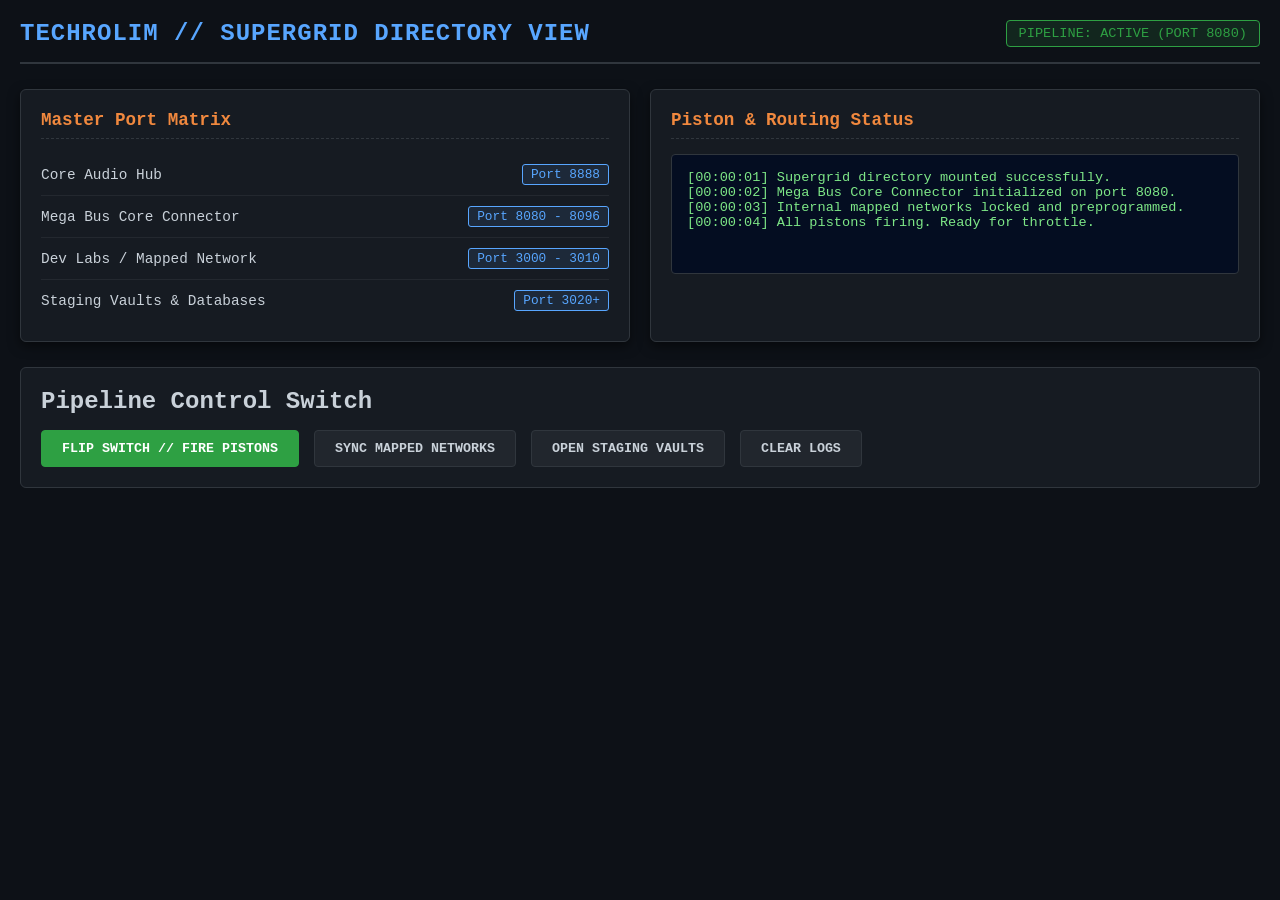
<file: supergridinterface.html>
<!DOCTYPE html>
<html lang="en">
<head>
    <meta charset="UTF-8">
    <meta name="viewport" content="width=device-width, initial-scale=1.0">
    <title>TechroLim Supergrid Dashboard</title>
    <style>
        :root {
            --bg-color: #0d1117;
            --panel-bg: #161b22;
            --border-color: #30363d;
            --text-main: #c9d1d9;
            --text-dim: #8b949e;
            --accent-green: #2ea043;
            --accent-cyan: #58a6ff;
            --accent-orange: #f0883e;
            --accent-red: #da3633;
        }

        * {
            box-sizing: border-box;
            margin: 0;
            padding: 0;
            font-family: 'Courier New', Courier, monospace;
        }

        body {
            background-color: var(--bg-color);
            color: var(--text-main);
            padding: 20px;
            min-height: 100vh;
        }

        header {
            display: flex;
            justify-content: space-between;
            align-items: center;
            border-bottom: 2px solid var(--border-color);
            padding-bottom: 15px;
            margin-bottom: 25px;
        }

        h1 {
            font-size: 1.5rem;
            color: var(--accent-cyan);
            letter-spacing: 1px;
        }

        .status-pill {
            background-color: rgba(46, 160, 67, 0.15);
            color: var(--accent-green);
            border: 1px solid var(--accent-green);
            padding: 5px 12px;
            font-size: 0.85rem;
            border-radius: 4px;
            animation: pulse 2s infinite;
        }

        @keyframes pulse {
            0% { opacity: 0.8; }
            50% { opacity: 1; box-shadow: 0 0 10px rgba(46,160,67,0.4); }
            100% { opacity: 0.8; }
        }

        .grid-container {
            display: grid;
            grid-template-columns: repeat(auto-fit, minmax(300px, 1fr));
            gap: 20px;
            margin-bottom: 25px;
        }

        .panel {
            background-color: var(--panel-bg);
            border: 1px solid var(--border-color);
            border-radius: 6px;
            padding: 20px;
            box-shadow: 0 4px 12px rgba(0,0,0,0.5);
        }

        .panel h2 {
            font-size: 1.1rem;
            margin-bottom: 15px;
            color: var(--accent-orange);
            border-bottom: 1px dashed var(--border-color);
            padding-bottom: 8px;
        }

        .port-list {
            list-style: none;
        }

        .port-item {
            display: flex;
            justify-content: space-between;
            align-items: center;
            padding: 10px 0;
            border-bottom: 1px solid rgba(48, 54, 61, 0.5);
            font-size: 0.9rem;
        }

        .port-item:last-child {
            border-bottom: none;
        }

        .port-badge {
            background-color: rgba(88, 166, 255, 0.1);
            color: var(--accent-cyan);
            border: 1px solid var(--accent-cyan);
            padding: 2px 8px;
            font-size: 0.8rem;
            border-radius: 3px;
        }

        .controls-section {
            background-color: var(--panel-bg);
            border: 1px solid var(--border-color);
            border-radius: 6px;
            padding: 20px;
            display: flex;
            flex-direction: column;
            gap: 15px;
        }

        .controls-row {
            display: flex;
            gap: 15px;
            flex-wrap: wrap;
            align-items: center;
        }

        button {
            background-color: #21262d;
            color: var(--text-main);
            border: 1px solid var(--border-color);
            padding: 10px 20px;
            font-family: 'Courier New', Courier, monospace;
            font-weight: bold;
            cursor: pointer;
            border-radius: 4px;
            transition: all 0.2s ease;
        }

        button:hover {
            background-color: var(--border-color);
            color: var(--accent-cyan);
        }

        button.primary {
            background-color: var(--accent-green);
            color: #ffffff;
            border-color: var(--accent-green);
        }

        button.primary:hover {
            background-color: #3fb950;
        }

        .log-box {
            background-color: #040d21;
            border: 1px solid var(--border-color);
            border-radius: 4px;
            padding: 15px;
            font-size: 0.85rem;
            color: #7ee787;
            height: 120px;
            overflow-y: auto;
        }
    </style>
</head>
<body>

    <header>
        <h1>TECHROLIM // SUPERGRID DIRECTORY VIEW</h1>
        <div class="status-pill">PIPELINE: ACTIVE (PORT 8080)</div>
    </header>

    <div class="grid-container">
        <!-- Master Port Registry -->
        <div class="panel">
            <h2>Master Port Matrix</h2>
            <ul class="port-list">
                <li class="port-item">
                    <span>Core Audio Hub</span>
                    <span class="port-badge">Port 8888</span>
                </li>
                <li class="port-item">
                    <span>Mega Bus Core Connector</span>
                    <span class="port-badge">Port 8080 - 8096</span>
                </li>
                <li class="port-item">
                    <span>Dev Labs / Mapped Network</span>
                    <span class="port-badge">Port 3000 - 3010</span>
                </li>
                <li class="port-item">
                    <span>Staging Vaults & Databases</span>
                    <span class="port-badge">Port 3020+</span>
                </li>
            </ul>
        </div>

        <!-- System Activity Log -->
        <div class="panel">
            <h2>Piston & Routing Status</h2>
            <div class="log-box" id="logBox">
                [00:00:01] Supergrid directory mounted successfully.<br>
                [00:00:02] Mega Bus Core Connector initialized on port 8080.<br>
                [00:00:03] Internal mapped networks locked and preprogrammed.<br>
                [00:00:04] All pistons firing. Ready for throttle.
            </div>
        </div>
    </div>

    <!-- Pipeline Control Desk -->
    <div class="controls-section">
        <h2>Pipeline Control Switch</h2>
        <div class="controls-row">
            <button class="primary" onclick="triggerSwitch('FIRE')">FLIP SWITCH // FIRE PISTONS</button>
            <button onclick="triggerSwitch('SYNC')">SYNC MAPPED NETWORKS</button>
            <button onclick="triggerSwitch('VAULT')">OPEN STAGING VAULTS</button>
            <button onclick="triggerSwitch('CLEAR')">CLEAR LOGS</button>
        </div>
    </div>

    <script>
        function triggerSwitch(action) {
            const logBox = document.getElementById('logBox');
            const timestamp = new Date().toLocaleTimeString();
            let msg = '';
            
            switch(action) {
                framer:
                case 'FIRE':
                    msg = `[${timestamp}] MAIN SWITCH FLIPPED: All 3000 and 8080-8096 series pistons firing simultaneously. Pipeline velocity nominal.`;
                    break;
                case 'SYNC':
                    msg = `[${timestamp}] Internal mapped networks synchronized with Bus Intertech system.`;
                    break;
                case 'VAULT':
                    msg = `[${timestamp}] Staging vaults on Port 3020+ accessed. Database packages ready for Janus check.`;
                    break;
                case 'CLEAR':
                    logBox.innerHTML = `[${timestamp}] Logs reset. Standing by...`;
                    return;
            }
            logBox.innerHTML += `<br>` + msg;
            logBox.scrollTop = logBox.scrollHeight;
        }
    </script>
</body>
</html>
</file>
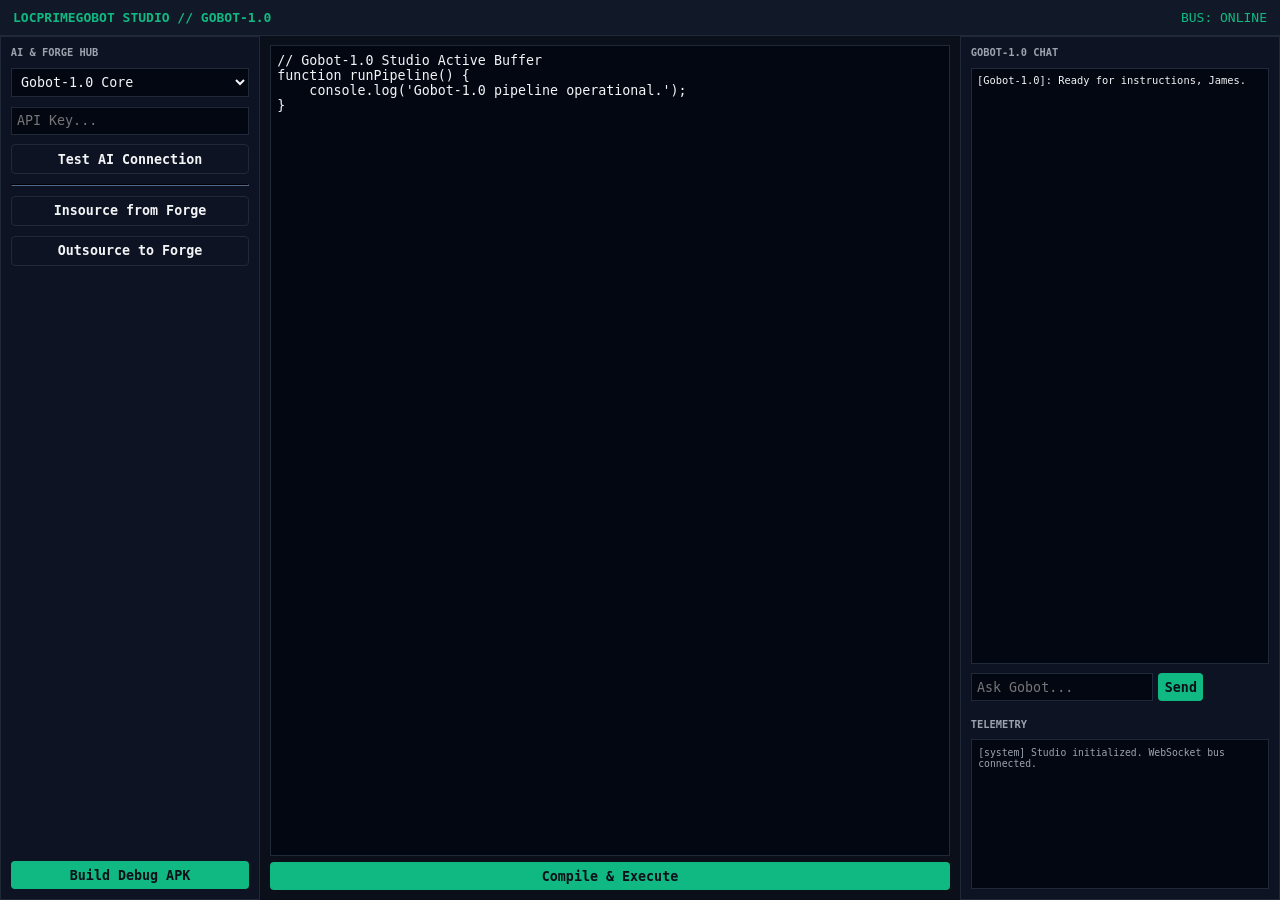
<file: public/locprimegobot.html>
<!DOCTYPE html>
<html lang="en">
<head>
    <meta charset="UTF-8">
    <meta name="viewport" content="width=device-width, initial-scale=1.0">
    <title>LocPrimeGoBot Studio // Gobot-1.0</title>
    <style>
        :root { --bg: #0b0f19; --panel: #111827; --border: #1f2937; --accent: #10b981; --text: #f3f4f6; --muted: #9ca3af; }
        * { box-sizing: border-box; margin: 0; padding: 0; font-family: monospace; }
        body { background: var(--bg); color: var(--text); display: flex; flex-direction: column; height: 100vh; overflow: hidden; }
        header { display: flex; justify-content: space-between; align-items: center; padding: 0.75rem 1rem; background: var(--panel); border-bottom: 1px solid var(--border); }
        .title { color: var(--accent); font-weight: bold; }
        .workspace { display: grid; grid-template-columns: 260px 1fr 320px; flex: 1; overflow: hidden; }
        .sidebar, .right { background: #0d1322; padding: 0.75rem; display: flex; flex-direction: column; gap: 0.75rem; border: 1px solid var(--border); overflow-y: auto; }
        .editor-area { display: flex; flex-direction: column; padding: 0.75rem; }
        textarea { flex: 1; background: #030712; color: var(--text); border: 1px solid var(--border); padding: 0.5rem; resize: none; }
        .btn { background: var(--accent); color: var(--bg); border: none; padding: 0.5rem; font-weight: bold; cursor: pointer; border-radius: 4px; }
        .btn.sec { background: transparent; border: 1px solid var(--border); color: var(--text); }
        .terminal { background: #030712; color: var(--muted); padding: 0.5rem; height: 150px; overflow-y: auto; font-size: 0.75rem; border: 1px solid var(--border); }
    </style>
</head>
<body>
    <header>
        <div class="title">LOCPRIMEGOBOT STUDIO // GOBOT-1.0</div>
        <div id="status" style="color: var(--accent);">BUS: ONLINE</div>
    </header>
    <div class="workspace">
        <div class="sidebar">
            <h3 style="font-size:0.8rem; color:var(--muted);">AI & FORGE HUB</h3>
            <select id="provider" style="background:#030712; color:var(--text); padding:0.4rem; border:1px solid var(--border);"><option>Gobot-1.0 Core</option><option>Gemini Flash</option></select>
            <input type="password" placeholder="API Key..." style="background:#030712; color:var(--text); padding:0.4rem; border:1px solid var(--border);">
            <button class="btn sec" onclick="log('[ai] Connection verified.')">Test AI Connection</button>
            <hr style="border-color:var(--border);">
            <button class="btn sec" onclick="log('[forge] Insourced files successfully.')">Insource from Forge</button>
            <button class="btn sec" onclick="log('[forge] Outsourced assets to Forge.')">Outsource to Forge</button>
            <button class="btn" style="margin-top:auto;" onclick="log('[apk] Debug APK built successfully.')">Build Debug APK</button>
        </div>
        <div class="editor-area">
            <textarea id="code">// Gobot-1.0 Studio Active Buffer
function runPipeline() {
    console.log('Gobot-1.0 pipeline operational.');
}</textarea>
            <button class="btn" style="margin-top:0.5rem;" onclick="log('[compile] AST compilation complete.')">Compile & Execute</button>
        </div>
        <div class="right">
            <h3 style="font-size:0.8rem; color:var(--muted);">GOBOT-1.0 CHAT</h3>
            <div id="chat" style="flex:1; background:#030712; border:1px solid var(--border); padding:0.4rem; font-size:0.8rem; overflow-y:auto;">[Gobot-1.0]: Ready for instructions, James.</div>
            <div style="display:flex; gap:0.4rem;"><input id="msg" placeholder="Ask Gobot..." style="background:#030712; color:var(--text); padding:0.4rem; border:1px solid var(--border);"><button class="btn" onclick="send()">Send</button></div>
            <h3 style="font-size:0.8rem; color:var(--muted); margin-top:0.5rem;">TELEMETRY</h3>
            <div id="term" class="terminal">[system] Studio initialized. WebSocket bus connected.</div>
        </div>
    </div>
    <script>
        function log(m) { const t = document.getElementById('term'); t.textContent += '
' + m; t.scrollTop = t.scrollHeight; }
        function send() {
            const i = document.getElementById('msg'); const c = document.getElementById('chat');
            c.innerHTML += '<div><b>You:</b> ' + i.value + '</div>';
            log('[gobot] Executing: ' + i.value);
            i.value = '';
        }
    </script>
</body>
</html>
</file>
<file: public/style.css>
body {
  background-color: #0d0d0d;
  color: #e0e0e0;
  font-family: -apple-system, BlinkMacSystemFont, "Segoe UI", Roboto, sans-serif;
  margin: 0;
  padding: 20px;
}
.megaplex-container {
  max-width: 800px;
  margin: 40px auto;
  background: #161616;
  border: 1px solid #262626;
  border-radius: 8px;
  padding: 30px;
  box-shadow: 0 8px 30px rgba(0,0,0,0.8);
}
header h1 {
  color: #007acc;
  margin-bottom: 5px;
}
.subtitle {
  color: #888;
  font-size: 14px;
  margin-top: 0;
  margin-bottom: 25px;
  border-bottom: 1px solid #262626;
  padding-bottom: 15px;
}
.form-group {
  margin-bottom: 20px;
}
label {
  display: block;
  margin-bottom: 8px;
  font-weight: bold;
  font-size: 14px;
  color: #ccc;
}
input[type="text"], textarea {
  width: 100%;
  padding: 12px;
  background: #1f1f1f;
  color: #fff;
  border: 1px solid #333;
  border-radius: 4px;
  box-sizing: border-box;
  font-family: monospace;
  font-size: 13px;
}
input[type="text"]:focus, textarea:focus {
  border-color: #007acc;
  outline: none;
}
.btn-primary {
  background: #007acc;
  color: #white;
  border: none;
  width: 100%;
  padding: 14px;
  font-size: 16px;
  font-weight: bold;
  border-radius: 4px;
  cursor: pointer;
  transition: background 0.2s;
}
.btn-primary:hover {
  background: #005999;
}
footer {
  margin-top: 30px;
  border-top: 1px solid #262626;
  padding-top: 15px;
  font-size: 13px;
}
.status-indicator {
  display: flex;
  align-items: center;
  color: #2ecc71;
}
.dot {
  height: 8px;
  width: 8px;
  background-color: #2ecc71;
  border-radius: 50%;
  display: inline-block;
  margin-right: 8px;
  box-shadow: 0 0 8px #2ecc71;
}
</file>
